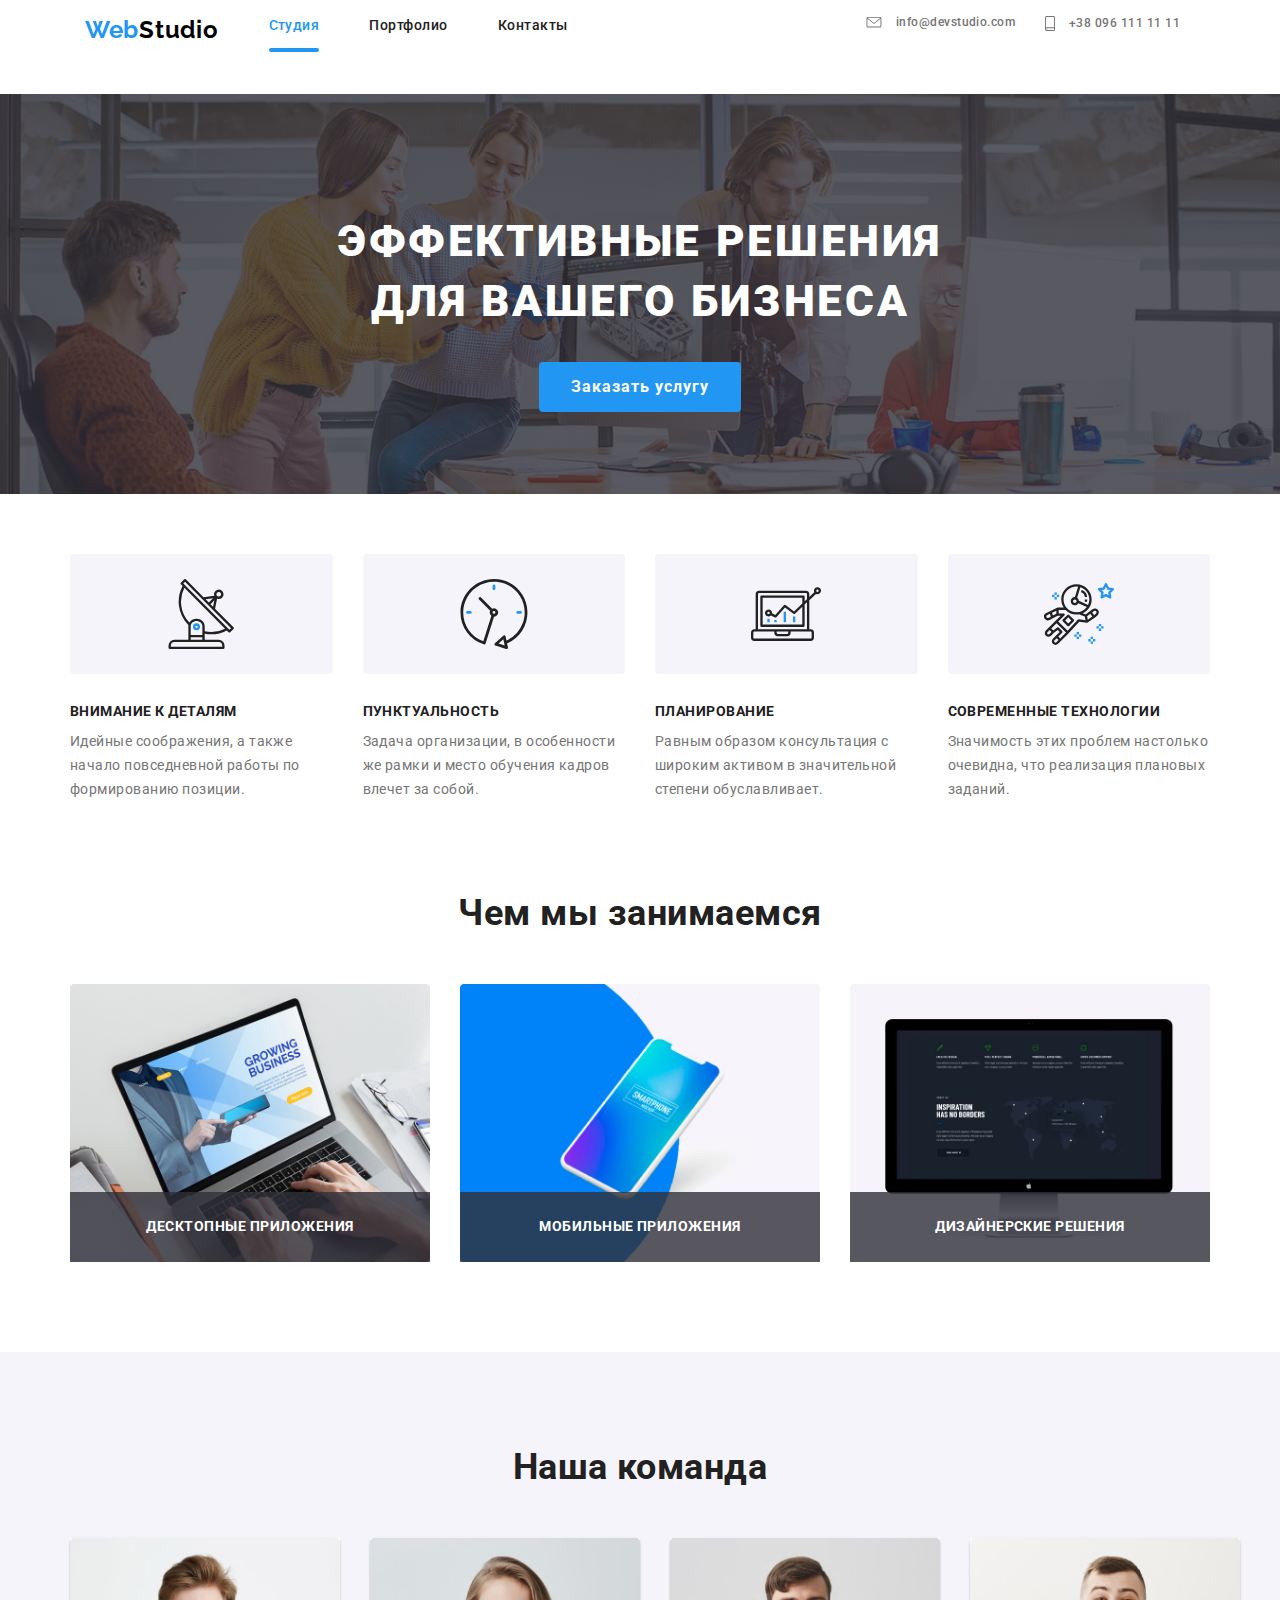
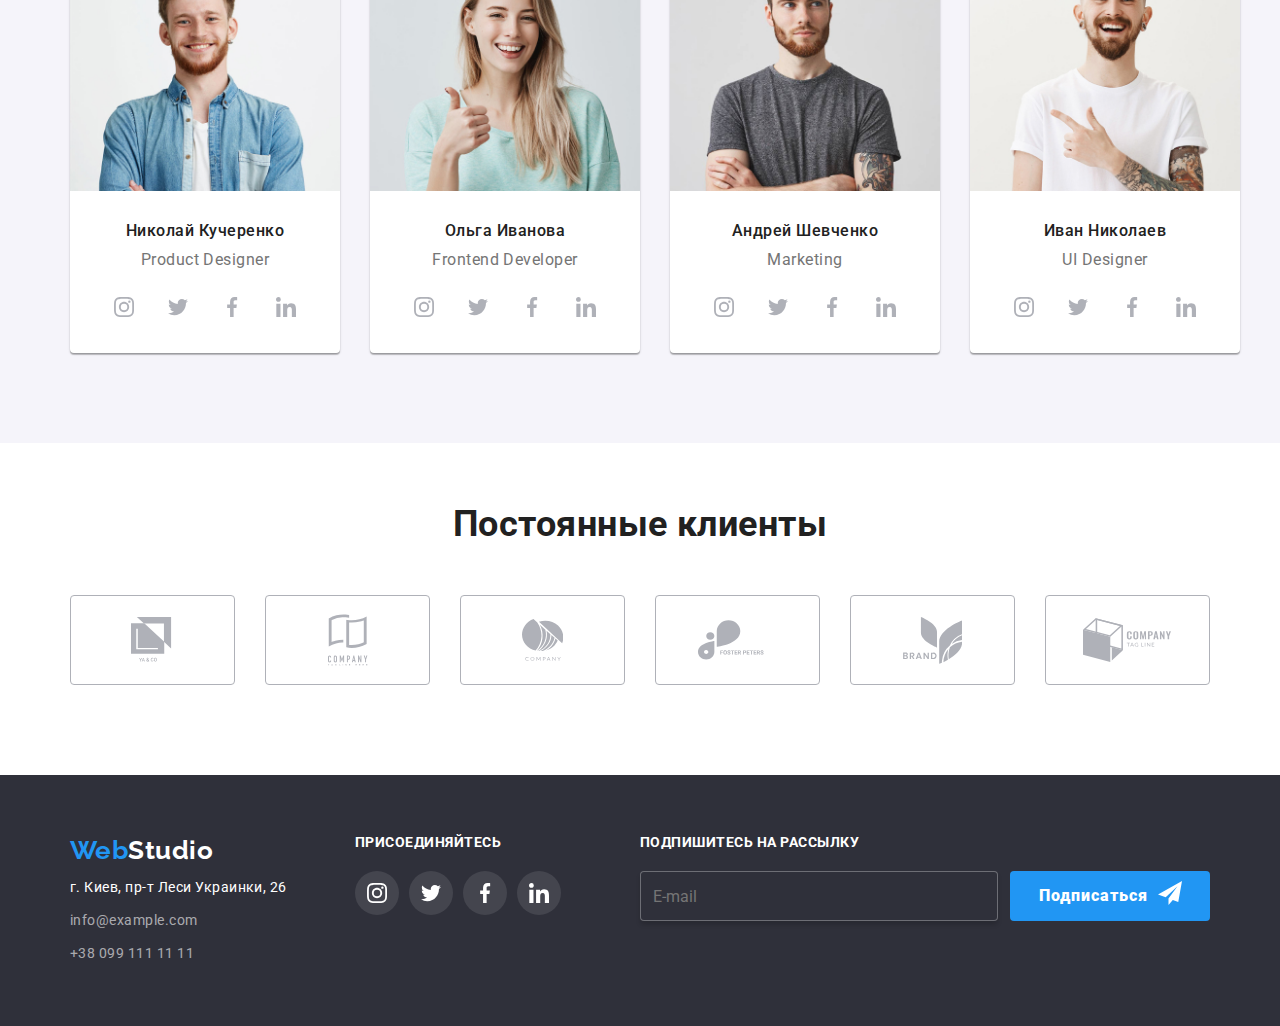
<file: index.html>
<!DOCTYPE html>
<html lang="ru">
  <head>
    <meta charset="UTF-8" />
    <meta name="viewport" content="width=device-width, initial-scale=1.0" />
    <title>Web Studio</title>
    <link
      href="https://fonts.googleapis.com/css2?family=Raleway:wght@400;700&family=Roboto:wght@400;500;700&display=swap"
      rel="stylesheet"
    />
    <link
      rel="stylesheet"
      href="https://cdnjs.cloudflare.com/ajax/libs/modern-normalize/0.6.0/modern-normalize.min.css"
    />

    <link rel="stylesheet" href="./css/main.min.css" />
  </head>
  <body>
    <!-- Шапка сайта -->
    <header class="page-header">
      <div class="container">
        <nav class="site-nav">
          <div class="position-logo-button">
            <a href="./index.html" class="logo link"
              ><span class="logo-one">Web</span>Studio</a
            >
            <button
              type="button"
              class="menu-button is-open"
              aria-expanded="false"
              data-menu-button
            >
              <svg
                width="24"
                height="16"
                aria-label="Переключатель мобильного меню"
              >
                <use
                  class="icon-X"
                  href="./images/symbol-defs.svg#icon-X"
                ></use>
                <use
                  class="icon-menu"
                  href="./images/symbol-defs24.svg#icon-menu_24px"
                ></use>
              </svg>
            </button>
          </div>
          <div class="menu-conteiner" data-menu>
            <ul class="nav">
              <li>
                <a href="./index.html" class="nav-link active">Студия</a>
              </li>
              <li>
                <a href="./portfolio.html" target="_blank" class="nav-link"
                  >Портфолио</a
                >
              </li>
              <li>
                <a href="" target="_blank" class="nav-link">Контакты</a>
              </li>
            </ul>
            <ul class="contacts nav-contacts">
              <li class="nav-icon">
                <a href="" class="link">
                  <svg class="envelope decor">
                    <use href="./images/symbol-defs.svg#icon-envelope"></use>
                  </svg>
                  info@devstudio.com</a
                >
              </li>
              <li class="nav-icon">
                <a href="" class="link">
                  <svg class="smartphone decor">
                    <use href="./images/symbol-defs.svg#icon-smartphone"></use>
                  </svg>
                  +38 096 111 11 11</a
                >
              </li>
            </ul>
          </div>
        </nav>
      </div>
    </header>
    <main class="uniq-content">
      <!-- Герой (главный заголовок)-->
      <section class="hero">
        <div class="centr">
          <h1 class="hero-title">
            эффективные решения <br />
            для вашего бизнеса
          </h1>
          <button data-modal-open type="submit" class="link-hero">
            Заказать услугу
          </button>
        </div>
      </section>
      <!-- Наши приоритеты -->
      <section class="section">
        <div class="container">
          <h2 class="visually-hidden">Наши приоритеты</h2>
          <ul class="prioritiets icon prioritets-list">
            <li class="item size-item">
              <div class="backgr">
                <svg class="size">
                  <use href="./images/symbol-defs.svg#icon-anten"></use>
                </svg>
              </div>
              <h3 class="title-three">Внимание к деталям</h3>
              <p class="paragraf">
                Идейные соображения, а также начало повседневной работы по
                формированию позиции.
              </p>
            </li>
            <li class="item size-item">
              <div class="backgr">
                <svg class="size">
                  <use href="./images/symbol-defs.svg#icon-clock"></use>
                </svg>
              </div>
              <h3 class="title-three">Пунктуальность</h3>
              <p class="paragraf">
                Задача организации, в особенности же рамки и место обучения
                кадров влечет за собой.
              </p>
            </li>
            <li class="item size-item">
              <div class="backgr">
                <svg class="size">
                  <use href="./images/symbol-defs.svg#icon-diagram"></use>
                </svg>
              </div>
              <h3 class="title-three">Планирование</h3>
              <p class="paragraf">
                Равным образом консультация с широким активом в значительной
                степени обуславливает.
              </p>
            </li>
            <li class="item size-item">
              <div class="backgr">
                <svg class="size">
                  <use href="./images/symbol-defs.svg#icon-astronaut"></use>
                </svg>
              </div>
              <h3 class="title-three">Современные технологии</h3>
              <p class="paragraf">
                Значимость этих проблем настолько очевидна, что реализация
                плановых заданий.
              </p>
            </li>
          </ul>
        </div>
      </section>
      <section class="section exampwork">
        <div class="container border">
          <h2 class="section-title">Чем мы занимаемся</h2>
          <ul class="prioritiets prioritets-list">
            <li class="item item-size">
              <img src="./images/ноутбук.jpg" alt="" width="370" />
              <h3 class="three">Десктопные приложения</h3>
            </li>
            <li class="item item-size">
              <img src="./images/box.jpg" alt="" width="370" />
              <h3 class="three">Мобильные приложения</h3>
            </li>
            <li class="item item-size">
              <img src="./images/манитор.jpg" alt="" width="370" />
              <h3 class="three">Дизайнерские решения</h3>
            </li>
          </ul>
        </div>
      </section>
      <section class="section fon">
        <div class="container">
          <h2 class="section-title padding-title">Наша команда</h2>
          <ul class="prioritiets">
            <li class="item comanda size-item">
              <img
                src="./images/John.jpg"
                alt="John Smith"
                width="270"
                class="imgcomanda"
              />
              <h3 lang="en" class="name">Николай Кучеренко</h3>
              <p class="prof">Product Designer</p>
              <ul class="list">
                <li class="socset-item">
                  <a href="" aria-label="Ссылка на Instagram" class="socset"
                    ><svg class="socset-icon">
                      <use href="./images/symbol-defs.svg#icon-instagram"></use>
                    </svg>
                  </a>
                </li>
                <li class="socset-item">
                  <a href="" aria-label="Ссылка на Twitter" class="socset"
                    ><svg class="socset-icon">
                      <use
                        href="./images/symbol-defs.svg#icon-twitter"
                      ></use></svg
                  ></a>
                </li>
                <li class="socset-item">
                  <a href="" aria-label="Ссылка на Facebook" class="socset"
                    ><svg class="socset-icon">
                      <use
                        href="./images/symbol-defs.svg#icon-facebook"
                      ></use></svg
                  ></a>
                </li>
                <li class="socset-item">
                  <a href="" aria-label="Ссылка на LinkedIn" class="socset"
                    ><svg class="socset-icon">
                      <use
                        href="./images/symbol-defs.svg#icon-linkedingrey"
                      ></use></svg
                  ></a>
                </li>
              </ul>
            </li>
            <li class="item comanda size-item">
              <img
                src="./images/Marta.jpg"
                alt="Marta Stewart"
                width="270"
                class="imgcomanda"
              />
              <h3 lang="en" class="name">Ольга Иванова</h3>
              <p class="prof">Frontend Developer</p>
              <ul class="list">
                <li class="socset-item">
                  <a href="" aria-label="Ссылка на Instagram" class="socset"
                    ><svg class="socset-icon">
                      <use href="./images/symbol-defs.svg#icon-instagram"></use>
                    </svg>
                  </a>
                </li>
                <li class="socset-item">
                  <a href="" aria-label="Ссылка на Twitter" class="socset"
                    ><svg class="socset-icon">
                      <use
                        href="./images/symbol-defs.svg#icon-twitter"
                      ></use></svg
                  ></a>
                </li>
                <li class="socset-item">
                  <a href="" aria-label="Ссылка на Facebook" class="socset"
                    ><svg class="socset-icon">
                      <use
                        href="./images/symbol-defs.svg#icon-facebook"
                      ></use></svg
                  ></a>
                </li>
                <li class="socset-item">
                  <a href="" aria-label="Ссылка на LinkedIn" class="socset"
                    ><svg class="socset-icon">
                      <use
                        href="./images/symbol-defs.svg#icon-linkedingrey"
                      ></use></svg
                  ></a>
                </li>
              </ul>
            </li>
            <li class="item comanda size-item">
              <img
                src="./images/Robert.jpg"
                alt="Robert Jakis"
                width="270"
                class="imgcomanda"
              />
              <h3 lang="en" class="name">Андрей Шевченко</h3>
              <p class="prof">Marketing</p>
              <ul class="list">
                <li class="socset-item">
                  <a href="" aria-label="Ссылка на Instagram" class="socset"
                    ><svg class="socset-icon">
                      <use href="./images/symbol-defs.svg#icon-instagram"></use>
                    </svg>
                  </a>
                </li>
                <li class="socset-item">
                  <a href="" aria-label="Ссылка на Twitter" class="socset"
                    ><svg class="socset-icon">
                      <use
                        href="./images/symbol-defs.svg#icon-twitter"
                      ></use></svg
                  ></a>
                </li>
                <li class="socset-item">
                  <a href="" aria-label="Ссылка на Facebook" class="socset"
                    ><svg class="socset-icon">
                      <use
                        href="./images/symbol-defs.svg#icon-facebook"
                      ></use></svg
                  ></a>
                </li>
                <li class="socset-item">
                  <a href="" aria-label="Ссылка на LinkedIn" class="socset"
                    ><svg class="socset-icon">
                      <use
                        href="./images/symbol-defs.svg#icon-linkedingrey"
                      ></use></svg
                  ></a>
                </li>
              </ul>
            </li>
            <li class="item comanda size-item">
              <img
                src="./images/Martin.jpg"
                alt="Martin Doe"
                width="270"
                class="imgcomanda"
              />
              <h3 lang="en" class="name">Иван Николаев</h3>
              <p class="prof">UI Designer</p>
              <ul class="list">
                <li class="socset-item">
                  <a href="" aria-label="Ссылка на Instagram" class="socset"
                    ><svg class="socset-icon">
                      <use href="./images/symbol-defs.svg#icon-instagram"></use>
                    </svg>
                  </a>
                </li>
                <li class="socset-item">
                  <a href="" aria-label="Ссылка на Twitter" class="socset"
                    ><svg class="socset-icon">
                      <use
                        href="./images/symbol-defs.svg#icon-twitter"
                      ></use></svg
                  ></a>
                </li>
                <li class="socset-item">
                  <a href="" aria-label="Ссылка на Facebook" class="socset"
                    ><svg class="socset-icon">
                      <use
                        href="./images/symbol-defs.svg#icon-facebook"
                      ></use></svg
                  ></a>
                </li>
                <li class="socset-item">
                  <a href="" aria-label="Ссылка на LinkedIn" class="socset"
                    ><svg class="socset-icon">
                      <use
                        href="./images/symbol-defs.svg#icon-linkedingrey"
                      ></use></svg
                  ></a>
                </li>
              </ul>
            </li>
          </ul>
        </div>
      </section>
      <section class="section">
        <div class="container">
          <h2 class="section-title">Постоянные клиенты</h2>
          <ul class="clientslogo">
            <li class="item">
              <a href="" class="backgrlogo"
                ><svg class="logoone">
                  <use href="./images/symbol-defs.svg#icon-logo1"></use></svg
              ></a>
            </li>
            <li class="item">
              <a href="" class="backgrlogo"
                ><svg class="logotwo">
                  <use href="./images/symbol-defs.svg#icon-logo2"></use></svg
              ></a>
            </li>
            <li class="item">
              <a href="" class="backgrlogo">
                <svg class="logothree">
                  <use href="./images/symbol-defs.svg#icon-logo3"></use></svg
              ></a>
            </li>
            <li class="item">
              <a href="" class="backgrlogo"
                ><svg class="logofoure">
                  <use href="./images/symbol-defs.svg#icon-logo4"></use></svg
              ></a>
            </li>
            <li class="item">
              <a href="" class="backgrlogo"
                ><svg class="logofive">
                  <use href="./images/symbol-defs.svg#icon-logo5"></use></svg
              ></a>
            </li>
            <li class="item">
              <a href="" class="backgrlogo"
                ><svg class="logosix">
                  <use href="./images/symbol-defs.svg#icon-logo6"></use></svg
              ></a>
            </li>
          </ul>
        </div>
      </section>
    </main>
    <footer>
      <div class="footer-conteiner container">
        <div class="item-adress">
          <a href="./index.html" class="logo-footer link">
            <span class="logo-one">Web</span
            ><span class="logo-two">Studio</span></a
          >
          <ul>
            <li class="adress">г. Киев, пр-т Леси Украинки, 26</li>
            <li><a href="" class="adress-link">info@example.com</a></li>
            <li><a href="" class="adress-link">+38 099 111 11 11</a></li>
          </ul>
        </div>
        <div class="item-network">
          <b class="join">присоединяйтесь</b>
          <ul class="network">
            <li>
              <a href="" aria-label="Ссылка на Instagram" class="backgrfooter">
                <svg class="socset-icon-footer">
                  <use href="./images/symbol-defs.svg#icon-instagram"></use>
                </svg>
              </a>
            </li>
            <li>
              <a
                href=""
                aria-label="Ссылка на Twitter"
                class="socsetfooter backgrfooter"
              >
                <svg class="socset-icon-footer">
                  <use href="./images/symbol-defs.svg#icon-twitter"></use></svg
              ></a>
            </li>
            <li>
              <a
                href=""
                aria-label="Ссылка на Facebook"
                class="socsetfooter backgrfooter"
              >
                <svg class="socset-icon-footer">
                  <use href="./images/symbol-defs.svg#icon-facebook"></use></svg
              ></a>
            </li>
            <li>
              <a
                href=""
                aria-label="Ссылка на LinkedIn"
                class="socsetfooter backgrfooter"
              >
                <svg class="socset-icon-footer">
                  <use
                    href="./images/symbol-defs.svg#icon-linkedingrey"
                  ></use></svg
              ></a>
            </li>
          </ul>
        </div>
        <div class="item-input">
          <b class="join">подпишитесь на рассылку</b>
          <div class="inputbutton">
            <form>
              <input
                type="email"
                name="email"
                id="emeil"
                placeholder="E-mail"
                class="input"
              />
            </form>
            <button type="submit" class="button">
              Подписаться<span
                ><svg class="icon-button">
                  <use href="./images/symbol-defs.svg#icon-plain"></use></svg
              ></span>
            </button>
          </div>
        </div>
      </div>
    </footer>
    <div class="backdrop is-hidden" data-modal>
      <form class="form-order modal">
        <button type="button" class="button-x" data-modal-close>
          <span
            ><svg class="icon-x">
              <use href="./images/symbol-defs.svg#icon-X"></use></svg
          ></span>
        </button>
        <span class="name-order">Оставьте свои данные, мы вам перезвоним</span>
        <div class="form-window">
          <input
            type="text"
            name="name"
            id="text"
            class="input-order"
            placeholder=" "
          />

          <label for="text" class="label-order">Имя</label>
          <svg class="icon-form">
            <use href="./images/symbol-defs.svg#icon-Vector"></use>
          </svg>
        </div>
        <div class="form-window">
          <input
            type="tel"
            name="tel"
            id="telephone"
            class="input-order"
            placeholder=" "
          />

          <label for="telephone" class="label-order">Телефон</label>
          <svg class="icon-form">
            <use href="./images/symbol-defs.svg#icon-tel"></use>
          </svg>
        </div>
        <div class="form-window">
          <input
            type="email"
            name="tel"
            id="mail"
            class="input-order"
            placeholder=" "
          />
          <label for="mail" class="label-order">Почта</label>
          <svg class="icon-form">
            <use href="./images/symbol-defs.svg#icon-meil"></use>
          </svg>
        </div>
        <div class="form-window">
          <textarea name="comment" class="comment" placeholder=" "></textarea>

          <label class="comment-text">Комментарий</label>
        </div>
        <div class="write">
          <label class="checkbox-label">
            <input
              class="checkbox"
              id="checkbox"
              type="checkbox"
              name="check"
            />
            <span class="icon-check"></span>
            Соглашаюсь с рассылкой и принимаю
            <a href="">Условия договора</a>
          </label>
        </div>
        <button type="submit" class="form-button">Отправить</button>
      </form>
    </div>
    <script src="./js/menu.js"></script>
    <script src="./js/modal.js"></script>
  </body>
</html>
</file>
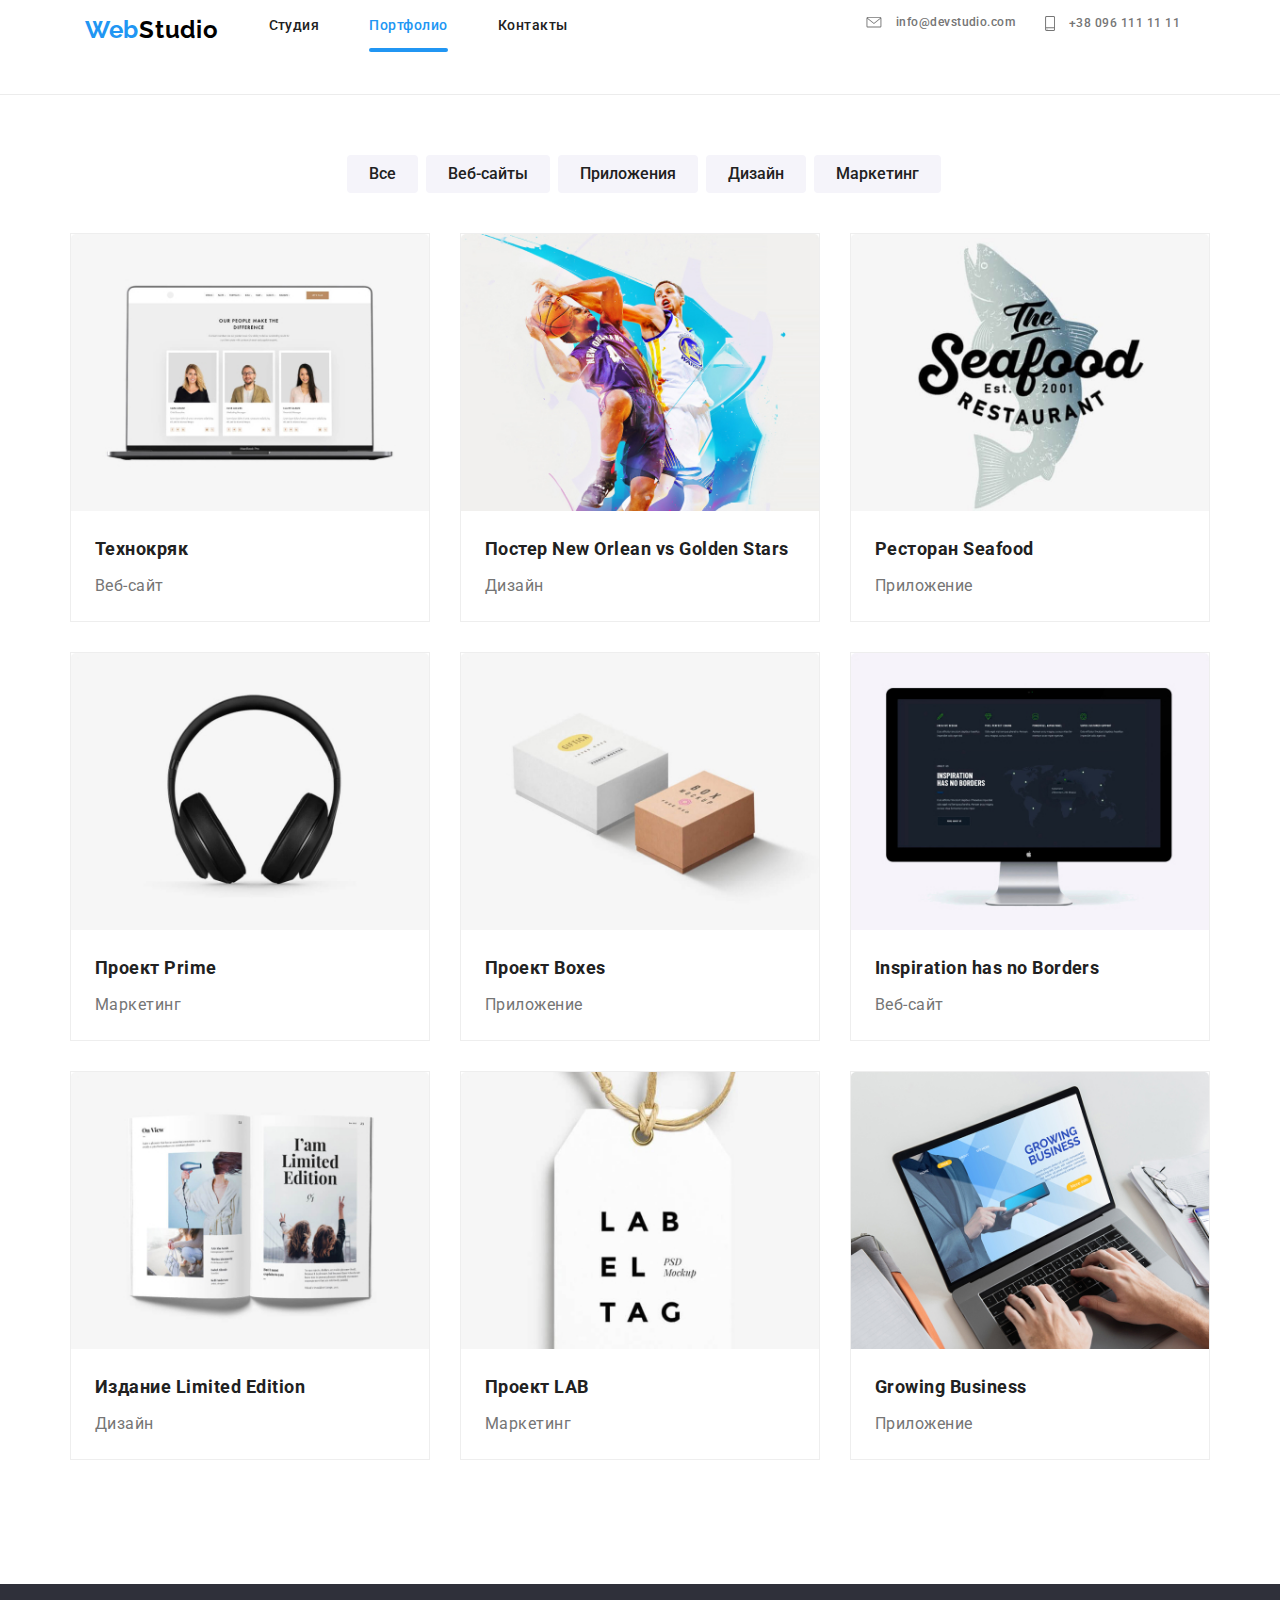
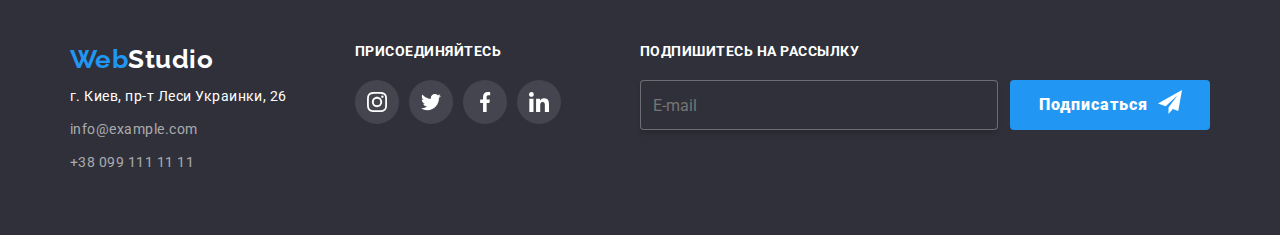
<file: portfolio.html>
<!DOCTYPE html>
<html lang="ru">
  <head>
    <meta charset="UTF-8" />
    <meta name="viewport" content="width=device-width, initial-scale=1.0" />
    <title>Портфолио</title>
    <link
      href="https://fonts.googleapis.com/css2?family=Raleway:wght@400;700&family=Roboto:wght@400;500;700&display=swap"
      rel="stylesheet"
    />
    <link
      rel="stylesheet"
      href="https://cdnjs.cloudflare.com/ajax/libs/modern-normalize/0.6.0/modern-normalize.min.css"
    />

    <link rel="stylesheet" href="./css/portfolio.min.css" />
  </head>
  <body>
    <!-- Шапка сайта -->
    <header class="page-header">
      <div class="container">
        <nav class="site-nav">
          <div class="position-logo-button">
            <a href="./index.html" class="logo link"
              ><span class="logo-one">Web</span>Studio</a
            >
            <button
              type="button"
              class="menu-button is-open"
              aria-expanded="false"
              data-menu-button
            >
              <svg
                width="24"
                height="16"
                aria-label="Переключатель мобильного меню"
              >
                <use
                  class="icon-X"
                  href="./images/symbol-defs.svg#icon-X"
                ></use>
                <use
                  class="icon-menu"
                  href="./images/symbol-defs24.svg#icon-menu_24px"
                ></use>
              </svg>
            </button>
          </div>
          <div class="menu-conteiner" data-menu>
            <ul class="nav">
              <li>
                <a href="./index.html" class="nav-link">Студия</a>
              </li>
              <li>
                <a
                  href="./portfolio.html"
                  target="_blank"
                  class="nav-link active"
                  >Портфолио</a
                >
              </li>
              <li>
                <a href="" target="_blank" class="nav-link">Контакты</a>
              </li>
            </ul>
            <ul class="contacts nav-contacts">
              <li class="nav-icon">
                <a href="" class="link">
                  <svg class="envelope decor">
                    <use href="./images/symbol-defs.svg#icon-envelope"></use>
                  </svg>
                  info@devstudio.com</a
                >
              </li>
              <li class="nav-icon">
                <a href="" class="link">
                  <svg class="smartphone decor">
                    <use href="./images/symbol-defs.svg#icon-smartphone"></use>
                  </svg>
                  +38 096 111 11 11</a
                >
              </li>
            </ul>
          </div>
        </nav>
      </div>
    </header>
    <!-- уникальный контент -->
    <main>
      <section class="section border">
        <div class="container">
          <h1 class="title visually-hidden">Примеры работ</h1>
          <ul class="button-item">
            <li class="item"><button class="button-section">Все</button></li>
            <li class="item">
              <button class="button-section">Веб-сайты</button>
            </li>
            <li class="item">
              <button class="button-section">Приложения</button>
            </li>
            <li class="item"><button class="button-section">Дизайн</button></li>
            <li class="item">
              <button class="button-section">Маркетинг</button>
            </li>
          </ul>
        </div>
      </section>
      <section class="section">
        <div class="container">
          <ul class="section-item">
            <li class="item item-shadow">
              <a href="" class="link windowhover">
                <div class="window-hover">
                  <img src="./images/технокряк.jpg" alt="" width="370" />
                  <p class="window">
                    Технокряк это современная площадка распространения
                    коронавируса. Компании используют эту платформу для
                    цифрового шпионажа и атак на защищённые сервера конкурентов.
                  </p>
                </div>
                <div class="size">
                  <h2 class="section-title">Технокряк</h2>
                  <p class="example">Веб-сайт</p>
                </div>
              </a>
            </li>
            <li class="item item-shadow">
              <a href="" class="link windowhover">
                <div class="window-hover">
                  <img src="./images/постерстарс.jpg" alt="" width="370" />
                  <p class="window">
                    Технокряк это современная площадка распространения
                    коронавируса. Компании используют эту платформу для
                    цифрового шпионажа и атак на защищённые сервера конкурентов.
                  </p>
                </div>
                <div class="size">
                  <h2 class="section-title">
                    Постер New Orlean vs Golden Stars
                  </h2>
                  <p class="example">Дизайн</p>
                </div>
              </a>
            </li>
            <li class="item item-shadow">
              <a href="" class="link windowhover">
                <div class="window-hover">
                  <img src="./images/ресторан.jpg" alt="" width="370" />
                  <p class="window">
                    Технокряк это современная площадка распространения
                    коронавируса. Компании используют эту платформу для
                    цифрового шпионажа и атак на защищённые сервера конкурентов.
                  </p>
                </div>
                <div class="size">
                  <h2 class="section-title">Ресторан Seafood</h2>
                  <p class="example">Приложение</p>
                </div>
              </a>
            </li>
            <li class="item item-shadow">
              <a href="" class="link windowhover">
                <div class="window-hover">
                  <img src="./images/проектпрайм.jpg" alt="" width="370" />
                  <p class="window">
                    Технокряк это современная площадка распространения
                    коронавируса. Компании используют эту платформу для
                    цифрового шпионажа и атак на защищённые сервера конкурентов.
                  </p>
                </div>
                <div class="size">
                  <h2 class="section-title">Проект Prime</h2>
                  <p class="example">Маркетинг</p>
                </div>
              </a>
            </li>
            <li class="item item-shadow">
              <a href="" class="link windowhover">
                <div class="window-hover">
                  <img src="./images/проектбоксес.jpg" alt="" width="370" />
                  <p class="window">
                    Технокряк это современная площадка распространения
                    коронавируса. Компании используют эту платформу для
                    цифрового шпионажа и атак на защищённые сервера конкурентов.
                  </p>
                </div>
                <div class="size">
                  <h2 class="section-title">Проект Boxes</h2>
                  <p class="example">Приложение</p>
                </div>
              </a>
            </li>
            <li class="item item-shadow">
              <a href="" class="link windowhover">
                <div class="window-hover">
                  <img src="./images/бордерс.jpg" alt="" width="370" />
                  <p class="window">
                    Технокряк это современная площадка распространения
                    коронавируса. Компании используют эту платформу для
                    цифрового шпионажа и атак на защищённые сервера конкурентов.
                  </p>
                </div>
                <div class="size">
                  <h2 class="section-title">Inspiration has no Borders</h2>
                  <p class="example">Веб-сайт</p>
                </div>
              </a>
            </li>
            <li class="item item-shadow">
              <a href="" class="link windowhover">
                <div class="window-hover">
                  <img src="./images/издание.jpg" alt="" width="370" />
                  <p class="window">
                    Технокряк это современная площадка распространения
                    коронавируса. Компании используют эту платформу для
                    цифрового шпионажа и атак на защищённые сервера конкурентов.
                  </p>
                </div>
                <div class="size">
                  <h2 class="section-title">Издание Limited Edition</h2>
                  <p class="example">Дизайн</p>
                </div>
              </a>
            </li>
            <li class="item item-shadow">
              <a href="" class="link windowhover">
                <div class="window-hover">
                  <img src="./images/проектлаб.jpg" alt="" width="370" />
                  <p class="window">
                    Технокряк это современная площадка распространения
                    коронавируса. Компании используют эту платформу для
                    цифрового шпионажа и атак на защищённые сервера конкурентов.
                  </p>
                </div>
                <div class="size">
                  <h2 class="section-title">Проект LAB</h2>
                  <p class="example">Маркетинг</p>
                </div>
              </a>
            </li>
            <li class="item item-shadow">
              <a href="" class="link windowhover">
                <div class="window-hover">
                  <img src="./images/бизнес.jpg" alt="" width="370" />
                  <p class="window">
                    Технокряк это современная площадка распространения
                    коронавируса. Компании используют эту платформу для
                    цифрового шпионажа и атак на защищённые сервера конкурентов.
                  </p>
                </div>
                <div class="size">
                  <h2 class="section-title">Growing Business</h2>
                  <p class="example">Приложение</p>
                </div>
              </a>
            </li>
          </ul>
        </div>
      </section>
    </main>
    <!-- Footer -->
    <footer>
      <div class="footer-conteiner container">
        <div class="item-adress">
          <a href="./index.html" class="logo-footer link">
            <span class="logo-one">Web</span
            ><span class="logo-two">Studio</span></a
          >
          <ul>
            <li class="adress">г. Киев, пр-т Леси Украинки, 26</li>
            <li><a href="" class="adress-link">info@example.com</a></li>
            <li><a href="" class="adress-link">+38 099 111 11 11</a></li>
          </ul>
        </div>
        <div class="item-network">
          <b class="join">присоединяйтесь</b>
          <ul class="network">
            <li>
              <a
                href=""
                aria-label="Ссылка на Instagram"
                class="socsetfooter backgrfooter"
              >
                <svg class="socset-icon-footer">
                  <use href="./images/symbol-defs.svg#icon-instagram"></use>
                </svg>
              </a>
            </li>
            <li>
              <a
                href=""
                aria-label="Ссылка на Twitter"
                class="socsetfooter backgrfooter"
              >
                <svg class="socset-icon-footer">
                  <use href="./images/symbol-defs.svg#icon-twitter"></use></svg
              ></a>
            </li>
            <li>
              <a
                href=""
                aria-label="Ссылка на Facebook"
                class="socsetfooter backgrfooter"
              >
                <svg class="socset-icon-footer">
                  <use href="./images/symbol-defs.svg#icon-facebook"></use></svg
              ></a>
            </li>
            <li>
              <a
                href=""
                aria-label="Ссылка на LinkedIn"
                class="socsetfooter backgrfooter"
              >
                <svg class="socset-icon-footer">
                  <use
                    href="./images/symbol-defs.svg#icon-linkedingrey"
                  ></use></svg
              ></a>
            </li>
          </ul>
        </div>
        <div class="item-input">
          <b class="join">подпишитесь на рассылку</b>
          <div class="inputbutton">
            <form>
              <input
                type="email"
                name="email"
                id="emeil"
                placeholder="E-mail"
                size="40"
                class="input"
              />
            </form>
            <button type="submit" class="button">
              Подписаться<span
                ><svg class="icon-button">
                  <use href="./images/symbol-defs.svg#icon-plain"></use></svg
              ></span>
            </button>
          </div>
        </div>
      </div>
    </footer>
    <script src="./js/menu.js"></script>
  </body>
</html>
</file>
<file: css/main.min.css>
.container{margin-left:auto;margin-right:auto;padding-left:15px;padding-right:15px}@media screen and (min-width: 450px){.container{width:450px}}@media screen and (min-width: 738px){.container{width:738px}}@media screen and (min-width: 1170px){.container{width:1170px}}.visually-hidden{position:absolute;width:1px;height:1px;margin:-1px;border:0px;padding:0px;clip:rect(0 0 0 0);overflow:hidden}.link{color:#000000;text-decoration:none}.link:hover,.link:focus{color:#2196f3}body{background-color:#fff;color:#757575;font-family:Roboto, sans-serif;letter-spacing:0.03em}ul{list-style:none;margin:0px;padding:0px}h2,h3{color:#212121}footer{background:#2f303a;margin-left:auto;margin-right:auto}button{font-family:inherit}img{display:block;max-width:100%;height:auto}.menu-button{position:relative;width:40px;height:40px;margin-bottom:10px;margin-top:10px;padding:0px;border:none;outline:none;background-color:transparent}.menu-button .icon-menu{display:block}.menu-button .icon-menu{display:none}.menu-button.is-open .icon-menu{display:block}.menu-button.is-open .icon-X{display:none}@media screen and (min-width: 738px){.menu-button{display:none}}.icon-X:hover,.icon-menu:hover{fill:#2196f3}.menu-conteiner{display:none;text-align:center;width:100%;padding-top:60px;padding-bottom:60px}.menu-conteiner.is-open{display:block}@media screen and (min-width: 738px){.menu-conteiner{display:-webkit-box;display:-ms-flexbox;display:flex;padding-top:16px;padding-bottom:0px;-webkit-box-pack:justify;-ms-flex-pack:justify;justify-content:space-between}}.position-logo-button{display:-webkit-box;display:-ms-flexbox;display:flex;-webkit-box-pack:justify;-ms-flex-pack:justify;justify-content:space-between}.nav-link{display:-webkit-inline-box;display:-ms-inline-flexbox;display:inline-flex;text-decoration:none;font-weight:500;font-size:18px;line-height:1.16;color:#212121;position:relative;margin-bottom:60px;-webkit-transition:color 250ms cubic-bezier(0.4, 0, 0.2, 1);transition:color 250ms cubic-bezier(0.4, 0, 0.2, 1)}.nav-link.active{color:#2196f3}.nav-link:hover{color:#2196f3}@media screen and (min-width: 738px){.nav-link{font-size:14px;line-height:1.14}}.active::after{content:"";position:absolute;width:100%;height:4px;left:0;bottom:0;top:30px;background-color:#2196f3;border-radius:2px}.contacts .link{color:#757575;text-decoration:none;font-size:18px;line-height:1.16;font-weight:500;display:block;padding-bottom:16px;-webkit-transition:color 250ms cubic-bezier(0.4, 0, 0.2, 1);transition:color 250ms cubic-bezier(0.4, 0, 0.2, 1)}.contacts .link:hover,.contacts .link:focus{color:#2196f3}@media screen and (min-width: 738px){.contacts .link{font-size:12px;line-height:1.16}}.nav-contacts{margin-left:auto}@media screen and (min-width: 1170px){.nav-contacts{display:-webkit-inline-box;display:-ms-inline-flexbox;display:inline-flex}.nav-contacts .link{margin-right:30px}}.envelope{width:16px;height:11.2px}.nav-icon:hover .link .envelope,.nav-icon:focus .link .envelope{fill:#2196f3}.smartphone{width:10px;height:15px}.nav-icon:hover .link .smartphone,.nav-icon:focus .link .smartphone{fill:#2196f3}.decor{margin-right:10px;fill:#757575;vertical-align:middle}@media screen and (min-width: 738px){.site-nav{display:-webkit-box;display:-ms-flexbox;display:flex}}@media screen and (min-width: 738px){.nav{display:-webkit-box;display:-ms-flexbox;display:flex}.nav .nav-link{margin-right:50px}}.adress{color:#fff;font-size:14px;line-height:1.71;padding-top:10px}.adress-link{color:rgba(255,255,255,0.6);text-decoration:none;font-size:14px;line-height:1.71;display:inline-block;padding-top:9px;-webkit-transition:color 250ms cubic-bezier(0.4, 0, 0.2, 1);transition:color 250ms cubic-bezier(0.4, 0, 0.2, 1)}.adress-link:hover,.adress-link:focus{color:#2196f3}.join{color:#fff;font-size:14px;line-height:1.14;text-transform:uppercase;display:-webkit-inline-box;display:-ms-inline-flexbox;display:inline-flex;padding-top:60px;padding-bottom:20px}.network{display:-webkit-box;display:-ms-flexbox;display:flex;text-decoration:none}@media screen and (min-width: 450px){.network{-webkit-box-pack:center;-ms-flex-pack:center;justify-content:center}}@media screen and (min-width: 1170px){.network{-webkit-box-pack:left;-ms-flex-pack:left;justify-content:left}}.backgrfooter{display:-webkit-box;display:-ms-flexbox;display:flex;-webkit-box-pack:center;-ms-flex-pack:center;justify-content:center;-webkit-box-align:center;-ms-flex-align:center;align-items:center;width:44px;height:44px;background-color:rgba(255,255,255,0.1);margin-right:10px;fill:#fff;border-radius:50%;-webkit-transition:background-color 250ms cubic-bezier(0.4, 0, 0.2, 1);transition:background-color 250ms cubic-bezier(0.4, 0, 0.2, 1)}.backgrfooter:hover{background-color:#2196f3}.socset-icon-footer{width:20px;height:20px}.button{color:#fff;background:#2196f3;font-weight:900;font-size:16px;line-height:1.88;text-decoration:none;letter-spacing:0.06em;border-radius:4px;border:0px;min-width:200px;height:50px;padding:10px 29px;margin-top:20px;margin-bottom:60px;outline:none}.button:hover,.button:focus{background-color:#fff;color:#2196f3;-webkit-transition:background-color 250ms cubic-bezier(0.4, 0, 0.2, 1),color 250ms cubic-bezier(0.4, 0, 0.2, 1);transition:background-color 250ms cubic-bezier(0.4, 0, 0.2, 1),color 250ms cubic-bezier(0.4, 0, 0.2, 1);outline:none}@media screen and (min-width: 1170px){.button{display:-webkit-inline-box;display:-ms-inline-flexbox;display:inline-flex;margin-left:12px;margin-top:0px}}.icon-button{width:24px;height:24px;margin-left:10px;fill:#fff;background-size:contain;background-position:center}.button:hover .icon-button,.button:focus .icon-button{fill:#2196f3;-webkit-transition:fill 250ms cubic-bezier(0.4, 0, 0.2, 1);transition:fill 250ms cubic-bezier(0.4, 0, 0.2, 1)}@media screen and (min-width: 738px){.footer-conteiner{display:-webkit-box;display:-ms-flexbox;display:flex;-ms-flex-wrap:wrap;flex-wrap:wrap}}@media screen and (min-width: 1170px){.footer-conteiner{-webkit-box-pack:justify;-ms-flex-pack:justify;justify-content:space-between}}@media screen and (min-width: 450px){.item-adress{width:calc(100%);text-align:center}}@media screen and (min-width: 738px){.item-adress{width:calc(50%)}}@media screen and (min-width: 1170px){.item-adress{width:calc(25% - 30px);text-align:left;margin-bottom:60px}}@media screen and (min-width: 450px){.item-network{width:calc(100%);text-align:center}}@media screen and (min-width: 738px){.item-network{width:calc(50%)}}@media screen and (min-width: 1170px){.item-network{width:calc(25% - 30px);text-align:left}}@media screen and (min-width: 450px){.item-input{width:calc(100%);text-align:center}}@media screen and (min-width: 1170px){.item-input{width:calc(50%);-webkit-box-pack:left;-ms-flex-pack:left;justify-content:left;text-align:left}}@media screen and (min-width: 450px){.inputbutton{width:calc(100%);text-align:center}}@media screen and (min-width: 1170px){.inputbutton{display:-webkit-inline-box;display:-ms-inline-flexbox;display:inline-flex}}.input{width:100%;height:50px;border:1px solid rgba(255,255,255,0.3);-webkit-box-sizing:border-box;box-sizing:border-box;-webkit-box-shadow:0px 4px 4px rgba(0,0,0,0.15);box-shadow:0px 4px 4px rgba(0,0,0,0.15);border-radius:4px;background-color:#2f303a;padding-left:12px;padding-right:12px}@media screen and (min-width: 738px){.input{width:450px}}@media screen and (min-width: 1170px){.input{width:358px}}.logo{font-family:Raleway, sans-serif;font-size:24px;line-height:1.16;letter-spacing:0.03em;font-weight:700;display:inline-block;padding-top:16px;padding-bottom:16px;margin-right:50px;margin-left:15px}.logo-one{color:#2196f3}.logo-two{color:#fff}.logo-footer{font-family:Raleway, sans-serif;font-size:22px;line-height:1.18;font-weight:700;display:inline-block;padding-top:60px}@media screen and (min-width: 1200px){.logo-footer{font-size:26px;line-height:1.19}}.hero{position:relative;background-image:-webkit-gradient(linear, left top, right top, from(rgba(47,48,58,0.8)), to(rgba(47,48,58,0.8))),url(../images/Header.jpg);background-image:linear-gradient(to right, rgba(47,48,58,0.8), rgba(47,48,58,0.8)),url(../images/Header.jpg);min-width:350px;height:400px;background-size:cover;background-position:center;margin-left:auto;margin-right:auto}.hero-title{color:#fff;font-weight:900;font-size:26px;line-height:1.61;letter-spacing:0.06em;text-align:center;margin:0px;text-transform:uppercase}@media screen and (min-width: 1200px){.hero-title{font-size:44px;line-height:1.36}}.link-hero{background:#2196f3;color:#fff;text-decoration:none;font-weight:700;font-size:16px;line-height:1.88;letter-spacing:0.06em;text-align:center;display:inline-block;min-width:200px;height:50px;border-radius:4px;padding:10px 32px;margin-top:30px;border:0px}.link-hero:hover,.link-hero:focus{background-color:#fff;color:#2196f3;-webkit-transition:background-color 250ms cubic-bezier(0.4, 0, 0.2, 1),color 250ms cubic-bezier(0.4, 0, 0.2, 1);transition:background-color 250ms cubic-bezier(0.4, 0, 0.2, 1),color 250ms cubic-bezier(0.4, 0, 0.2, 1);outline:none}.centr{padding-top:118px;text-align:center}@media screen and (min-width: 738px){.prioritiets{display:-webkit-box;display:-ms-flexbox;display:flex;-ms-flex-wrap:wrap;flex-wrap:wrap}}@media screen and (min-width: 738px) and (min-width: 1170px){.prioritiets{-ms-flex-wrap:nowrap;flex-wrap:nowrap}}.prioritiets .item{position:relative;margin-bottom:30px}.section{margin-top:60px}.size-item{width:calc(100%)}@media screen and (min-width: 738px){.size-item{width:calc((100% - 30px * 1) / 2)}.size-item:nth-child(odd){margin-right:30px}}@media screen and (min-width: 1170px){.size-item{width:calc((100% - 30px * 3) / 4)}.size-item:not(:last-child){margin-right:30px}}.backgr{display:-webkit-box;display:-ms-flexbox;display:flex;-webkit-box-pack:center;-ms-flex-pack:center;justify-content:center;-webkit-box-align:center;-ms-flex-align:center;align-items:center;background-color:#f5f4fa;border-radius:4px;height:120px}.size{width:70px;height:70px}.title-three{font-size:14px;line-height:1.14;text-transform:uppercase;margin-top:30px;margin-bottom:0px}.paragraf{font-size:14px;line-height:1.71;margin-top:10px;margin-bottom:0px}@media screen and (max-width: 1169px){.exampwork{display:none}}.item-size{width:calc((100% - 30px * 2) / 3)}.item-size:not(:last-child){margin-right:30px}.three{position:absolute;color:#fff;background:rgba(47,48,58,0.8);font-size:14px;line-height:1.14;text-align:center;text-transform:uppercase;margin-top:0px;margin-bottom:0px;padding:27px;width:100%;bottom:0}.fon{background:#f5f4fa;padding-bottom:60px}.section-title{font-size:36px;line-height:1.17;text-align:center;margin-bottom:0px;margin-top:0px;padding-bottom:50px}.padding-title{padding-top:94px}.comanda{width:calc(100%);-webkit-box-shadow:0px 2px 1px rgba(0,0,0,0.2),0px 1px 1px rgba(0,0,0,0.14),0px 1px 3px rgba(0,0,0,0.12);box-shadow:0px 2px 1px rgba(0,0,0,0.2),0px 1px 1px rgba(0,0,0,0.14),0px 1px 3px rgba(0,0,0,0.12);border-radius:4px;background:#fff;margin-bottom:30px}.comanda:last-child{margin-bottom:0px}@media screen and (min-width: 738px){.comanda:last-child{margin-bottom:30px}}@media screen and (min-width: 738px){.comanda{width:calc((100% - 30px * 1) / 2)}}@media screen and (min-width: 450px){.imgcomanda{width:100%}}.name{font-weight:500;font-size:16px;line-height:1.19;margin-top:30px;margin-bottom:0px;text-align:center}.prof{font-weight:400;font-size:16px;line-height:1.19;margin-top:10px;margin-bottom:0px;text-align:center}.list{display:-webkit-box;display:-ms-flexbox;display:flex;-webkit-box-pack:center;-ms-flex-pack:center;justify-content:center;margin-right:32px;margin-left:32px;margin-top:16px}.socset-item{margin-bottom:24px;margin-right:10px}.socset-item:nth-child(4){margin-right:0px}.socset{display:-webkit-box;display:-ms-flexbox;display:flex;-webkit-box-pack:center;-ms-flex-pack:center;justify-content:center;-webkit-box-align:center;-ms-flex-align:center;align-items:center;width:44px;height:44px;border-radius:50%;-webkit-transition:background-color 250ms cubic-bezier(0.4, 0, 0.2, 1),color 250ms cubic-bezier(0.4, 0, 0.2, 1);transition:background-color 250ms cubic-bezier(0.4, 0, 0.2, 1),color 250ms cubic-bezier(0.4, 0, 0.2, 1)}.socset:hover,.socset:focus{background-color:#2196f3}.socset-icon{width:20px;height:20px;-webkit-box-align:center;-ms-flex-align:center;align-items:center;fill:#afb1b8;display:block;-webkit-transition:background-color 250ms cubic-bezier(0.4, 0, 0.2, 1),fill 250ms cubic-bezier(0.4, 0, 0.2, 1);transition:background-color 250ms cubic-bezier(0.4, 0, 0.2, 1),fill 250ms cubic-bezier(0.4, 0, 0.2, 1)}.socset:hover .socset-icon,.socset:focus .socset-icon{fill:#fff}.clientslogo{display:-webkit-inline-box;display:-ms-inline-flexbox;display:inline-flex;-ms-flex-wrap:wrap;flex-wrap:wrap;-webkit-box-pack:center;-ms-flex-pack:center;justify-content:center;margin-bottom:60px;width:100%}.clientslogo .item{width:calc((100% - 30px) / 2);margin-right:30px;margin-bottom:30px}@media screen and (min-width: 738px){.clientslogo .item{width:calc((100% - 30px * 2) / 3)}}@media screen and (min-width: 1170px){.clientslogo .item{width:calc((100% - 30px * 5) / 6)}}.clientslogo .item:nth-child(2n){margin-right:0px}@media screen and (min-width: 738px){.clientslogo .item:nth-child(2n){margin-right:30px}}@media screen and (min-width: 1170px){.clientslogo .item:nth-child(2n):not(:last-child){margin-right:30px}}.clientslogo .item:nth-child(n+5){margin-bottom:0px}@media screen and (min-width: 738px){.clientslogo .item:nth-child(3n){margin-right:0px}}@media screen and (min-width: 1170px){.clientslogo .item:not(:last-child){margin-right:30px}}.backgrlogo{display:-webkit-box;display:-ms-flexbox;display:flex;-webkit-box-pack:center;-ms-flex-pack:center;justify-content:center;-webkit-box-align:center;-ms-flex-align:center;align-items:center;width:100%;height:90px;border:1px solid #afb1b8;border-radius:4px;-webkit-transition:all 250ms cubic-bezier(0.4, 0, 0.2, 1);transition:all 250ms cubic-bezier(0.4, 0, 0.2, 1)}.backgrlogo:hover,.backgrlogo:focus{border:1px solid #2196f3}.logoone{fill:#afb1b8;width:44px;height:49px;-webkit-transition:fill 250ms cubic-bezier(0.4, 0, 0.2, 1);transition:fill 250ms cubic-bezier(0.4, 0, 0.2, 1)}.backgrlogo:hover .logoone,.backgrlogo:focus .logoone{fill:#2196f3}.logotwo{fill:#afb1b8;width:40px;height:52px;-webkit-transition:fill 250ms cubic-bezier(0.4, 0, 0.2, 1);transition:fill 250ms cubic-bezier(0.4, 0, 0.2, 1)}.backgrlogo:hover .logotwo,.backgrlogo:focus .logotwo{fill:#2196f3}.logothree{fill:#afb1b8;width:41px;height:42.5px;-webkit-transition:fill 250ms cubic-bezier(0.4, 0, 0.2, 1);transition:fill 250ms cubic-bezier(0.4, 0, 0.2, 1)}.backgrlogo:hover .logothree,.backgrlogo:focus .logothree{fill:#2196f3}.logofoure{fill:#afb1b8;width:79px;height:42px;-webkit-transition:fill 250ms cubic-bezier(0.4, 0, 0.2, 1);transition:fill 250ms cubic-bezier(0.4, 0, 0.2, 1)}.backgrlogo:hover .logofoure,.backgrlogo:focus .logofoure{fill:#2196f3}.logofive{fill:#afb1b8;width:59px;height:47px;-webkit-transition:fill 250ms cubic-bezier(0.4, 0, 0.2, 1);transition:fill 250ms cubic-bezier(0.4, 0, 0.2, 1)}.backgrlogo:hover .logofive,.backgrlogo:focus .logofive{fill:#2196f3}.logosix{fill:#afb1b8;width:88px;height:45px;-webkit-transition:fill 250ms cubic-bezier(0.4, 0, 0.2, 1);transition:fill 250ms cubic-bezier(0.4, 0, 0.2, 1)}.backgrlogo:hover .logosix,.backgrlogo:focus .logosix{fill:#2196f3}.backdrop{padding:15px;display:-webkit-box;display:-ms-flexbox;display:flex;position:fixed;top:0;margin:auto;width:100%;height:100%;opacity:1;background-color:rgba(0,0,0,0.2);visibility:visible;-webkit-transition:opacity 250ms cubic-bezier(0.4, 0, 0.2, 1),visibility 250ms cubic-bezier(0.4, 0, 0.2, 1);transition:opacity 250ms cubic-bezier(0.4, 0, 0.2, 1),visibility 250ms cubic-bezier(0.4, 0, 0.2, 1);-webkit-box-pack:center;-ms-flex-pack:center;justify-content:center;-webkit-box-align:center;-ms-flex-align:center;align-items:center;overflow-y:scroll}.backdrop.is-hidden{visibility:hidden;pointer-events:none;opacity:0}.form-order{position:relative;padding:40px;width:450px;text-align:center;margin-top:0px;-webkit-box-shadow:0px 2px 1px rgba(0,0,0,0.2),0px 1px 1px rgba(0,0,0,0.14),0px 1px 3px rgba(0,0,0,0.12);box-shadow:0px 2px 1px rgba(0,0,0,0.2),0px 1px 1px rgba(0,0,0,0.14),0px 1px 3px rgba(0,0,0,0.12);border-radius:4px;background-color:#fff}.form-window{position:relative;margin-top:30px}.name-order{font-weight:700;font-size:20px;line-height:1.15;text-align:center;letter-spacing:0.03em;color:#212121;margin:0px;padding:0px}.label-order{position:absolute;top:50%;left:42px;margin:0px;-webkit-transform:translateY(-50%);transform:translateY(-50%);line-height:40px;-webkit-transition:-webkit-transform 250ms linear;transition:-webkit-transform 250ms linear;transition:transform 250ms linear;transition:transform 250ms linear, -webkit-transform 250ms linear;font-size:14px}.input-order:focus+.label-order,.input-order:not(:placeholder-shown)+.label-order{color:#2196f3;-webkit-transform:translate(-55%, -130%);transform:translate(-55%, -130%)}.icon-form{position:absolute;top:50%;-webkit-transform:translateY(-50%);transform:translateY(-50%);left:19px;width:15px;height:15px}.input-order{width:100%;height:40px;border:1px solid rgba(33,33,33,0.2);border-radius:4px;padding:12px 42px;margin:0px;outline:none;font-size:14px}.input-order:hover,.input-order:focus{border:1px solid #2196f3}.input-order:focus ~ .icon-form{fill:#2196f3;-webkit-transition:fill 250ms linear;transition:fill 250ms linear}.write{width:100%}.write a{color:#2196f3}.checkbox-label{display:inline-block}.checkbox{-webkit-appearance:none;-moz-appearance:none;appearance:none;position:absolute}.icon-check{display:inline-block;width:15px;height:15px;border:2px solid #212121;border-radius:2px}.checkbox:checked+.icon-check{background-color:#2196f3;border-color:transparent;background-image:url(../images/V.svg);background-size:contain;background-repeat:no-repeat;background-origin:border-box}.button-x{width:30px;height:30px;position:absolute;margin:0px;padding:0px;top:0px;right:0px;border:1px;border-radius:50px;background-color:#fff;border:1px solid rgba(0,0,0,0.1);-webkit-transform:translate(-30%, 20%);transform:translate(-30%, 20%);outline:none}.button-x:hover{fill:#2196f3}.icon-x{width:11px;height:11px}textarea{resize:none;outline:none}.comment{width:100%;border:1px solid rgba(33,33,33,0.2);height:120px;border-radius:4px;margin:0px;margin-top:30px;padding:12px 16px}.comment:hover,.comment:focus{border:1px solid #2196f3}.comment-text{position:absolute;top:40px;left:16px;-webkit-transition:-webkit-transform 250ms linear;transition:-webkit-transform 250ms linear;transition:transform 250ms linear;transition:transform 250ms linear, -webkit-transform 250ms linear}.comment:focus+.comment-text,.comment:focus:not(:placeholder-shown)+.comment-text{color:#2196f3;-webkit-transform:translate(-15%, -150%);transform:translate(-15%, -150%);outline:none}.form-button{display:inline-block;background:#2196f3;color:#fff;font-weight:700;font-size:16px;line-height:1.88;letter-spacing:0.06em;text-align:center;min-width:200px;height:50px;border-radius:4px;padding:10px 32px;margin-top:30px;border:0px}.form-button:hover,.form-button:focus{-webkit-box-shadow:0px 4px 4px rgba(0,0,0,0.15);box-shadow:0px 4px 4px rgba(0,0,0,0.15);outline:none}
/*# sourceMappingURL=main.min.css.map */
</file>
<file: css/portfolio.min.css>
.container{margin-left:auto;margin-right:auto;padding-left:15px;padding-right:15px}@media screen and (min-width: 450px){.container{width:450px}}@media screen and (min-width: 738px){.container{width:738px}}@media screen and (min-width: 1170px){.container{width:1170px}}.visually-hidden{position:absolute;width:1px;height:1px;margin:-1px;border:0px;padding:0px;clip:rect(0 0 0 0);overflow:hidden}.link{color:#000000;text-decoration:none}.link:hover,.link:focus{color:#2196f3}body{background-color:#fff;color:#757575;font-family:Roboto, sans-serif;letter-spacing:0.03em}ul{list-style:none;margin:0px;padding:0px}h2,h3{color:#212121}footer{background:#2f303a;margin-left:auto;margin-right:auto}button{font-family:inherit}img{display:block;max-width:100%;height:auto}.menu-button{position:relative;width:40px;height:40px;margin-bottom:10px;margin-top:10px;padding:0px;border:none;outline:none;background-color:transparent}.menu-button .icon-menu{display:block}.menu-button .icon-menu{display:none}.menu-button.is-open .icon-menu{display:block}.menu-button.is-open .icon-X{display:none}@media screen and (min-width: 738px){.menu-button{display:none}}.icon-X:hover,.icon-menu:hover{fill:#2196f3}.menu-conteiner{display:none;text-align:center;width:100%;padding-top:60px;padding-bottom:60px}.menu-conteiner.is-open{display:block}@media screen and (min-width: 738px){.menu-conteiner{display:-webkit-box;display:-ms-flexbox;display:flex;padding-top:16px;padding-bottom:0px;-webkit-box-pack:justify;-ms-flex-pack:justify;justify-content:space-between}}.position-logo-button{display:-webkit-box;display:-ms-flexbox;display:flex;-webkit-box-pack:justify;-ms-flex-pack:justify;justify-content:space-between}.nav-link{display:-webkit-inline-box;display:-ms-inline-flexbox;display:inline-flex;text-decoration:none;font-weight:500;font-size:18px;line-height:1.16;color:#212121;position:relative;margin-bottom:60px;-webkit-transition:color 250ms cubic-bezier(0.4, 0, 0.2, 1);transition:color 250ms cubic-bezier(0.4, 0, 0.2, 1)}.nav-link.active{color:#2196f3}.nav-link:hover{color:#2196f3}@media screen and (min-width: 738px){.nav-link{font-size:14px;line-height:1.14}}.active::after{content:"";position:absolute;width:100%;height:4px;left:0;bottom:0;top:30px;background-color:#2196f3;border-radius:2px}.contacts .link{color:#757575;text-decoration:none;font-size:18px;line-height:1.16;font-weight:500;display:block;padding-bottom:16px;-webkit-transition:color 250ms cubic-bezier(0.4, 0, 0.2, 1);transition:color 250ms cubic-bezier(0.4, 0, 0.2, 1)}.contacts .link:hover,.contacts .link:focus{color:#2196f3}@media screen and (min-width: 738px){.contacts .link{font-size:12px;line-height:1.16}}.nav-contacts{margin-left:auto}@media screen and (min-width: 1170px){.nav-contacts{display:-webkit-inline-box;display:-ms-inline-flexbox;display:inline-flex}.nav-contacts .link{margin-right:30px}}.envelope{width:16px;height:11.2px}.nav-icon:hover .link .envelope,.nav-icon:focus .link .envelope{fill:#2196f3}.smartphone{width:10px;height:15px}.nav-icon:hover .link .smartphone,.nav-icon:focus .link .smartphone{fill:#2196f3}.decor{margin-right:10px;fill:#757575;vertical-align:middle}@media screen and (min-width: 738px){.site-nav{display:-webkit-box;display:-ms-flexbox;display:flex}}@media screen and (min-width: 738px){.nav{display:-webkit-box;display:-ms-flexbox;display:flex}.nav .nav-link{margin-right:50px}}.adress{color:#fff;font-size:14px;line-height:1.71;padding-top:10px}.adress-link{color:rgba(255,255,255,0.6);text-decoration:none;font-size:14px;line-height:1.71;display:inline-block;padding-top:9px;-webkit-transition:color 250ms cubic-bezier(0.4, 0, 0.2, 1);transition:color 250ms cubic-bezier(0.4, 0, 0.2, 1)}.adress-link:hover,.adress-link:focus{color:#2196f3}.join{color:#fff;font-size:14px;line-height:1.14;text-transform:uppercase;display:-webkit-inline-box;display:-ms-inline-flexbox;display:inline-flex;padding-top:60px;padding-bottom:20px}.network{display:-webkit-box;display:-ms-flexbox;display:flex;text-decoration:none}@media screen and (min-width: 450px){.network{-webkit-box-pack:center;-ms-flex-pack:center;justify-content:center}}@media screen and (min-width: 1170px){.network{-webkit-box-pack:left;-ms-flex-pack:left;justify-content:left}}.backgrfooter{display:-webkit-box;display:-ms-flexbox;display:flex;-webkit-box-pack:center;-ms-flex-pack:center;justify-content:center;-webkit-box-align:center;-ms-flex-align:center;align-items:center;width:44px;height:44px;background-color:rgba(255,255,255,0.1);margin-right:10px;fill:#fff;border-radius:50%;-webkit-transition:background-color 250ms cubic-bezier(0.4, 0, 0.2, 1);transition:background-color 250ms cubic-bezier(0.4, 0, 0.2, 1)}.backgrfooter:hover{background-color:#2196f3}.socset-icon-footer{width:20px;height:20px}.button{color:#fff;background:#2196f3;font-weight:900;font-size:16px;line-height:1.88;text-decoration:none;letter-spacing:0.06em;border-radius:4px;border:0px;min-width:200px;height:50px;padding:10px 29px;margin-top:20px;margin-bottom:60px;outline:none}.button:hover,.button:focus{background-color:#fff;color:#2196f3;-webkit-transition:background-color 250ms cubic-bezier(0.4, 0, 0.2, 1),color 250ms cubic-bezier(0.4, 0, 0.2, 1);transition:background-color 250ms cubic-bezier(0.4, 0, 0.2, 1),color 250ms cubic-bezier(0.4, 0, 0.2, 1);outline:none}@media screen and (min-width: 1170px){.button{display:-webkit-inline-box;display:-ms-inline-flexbox;display:inline-flex;margin-left:12px;margin-top:0px}}.icon-button{width:24px;height:24px;margin-left:10px;fill:#fff;background-size:contain;background-position:center}.button:hover .icon-button,.button:focus .icon-button{fill:#2196f3;-webkit-transition:fill 250ms cubic-bezier(0.4, 0, 0.2, 1);transition:fill 250ms cubic-bezier(0.4, 0, 0.2, 1)}@media screen and (min-width: 738px){.footer-conteiner{display:-webkit-box;display:-ms-flexbox;display:flex;-ms-flex-wrap:wrap;flex-wrap:wrap}}@media screen and (min-width: 1170px){.footer-conteiner{-webkit-box-pack:justify;-ms-flex-pack:justify;justify-content:space-between}}@media screen and (min-width: 450px){.item-adress{width:calc(100%);text-align:center}}@media screen and (min-width: 738px){.item-adress{width:calc(50%)}}@media screen and (min-width: 1170px){.item-adress{width:calc(25% - 30px);text-align:left;margin-bottom:60px}}@media screen and (min-width: 450px){.item-network{width:calc(100%);text-align:center}}@media screen and (min-width: 738px){.item-network{width:calc(50%)}}@media screen and (min-width: 1170px){.item-network{width:calc(25% - 30px);text-align:left}}@media screen and (min-width: 450px){.item-input{width:calc(100%);text-align:center}}@media screen and (min-width: 1170px){.item-input{width:calc(50%);-webkit-box-pack:left;-ms-flex-pack:left;justify-content:left;text-align:left}}@media screen and (min-width: 450px){.inputbutton{width:calc(100%);text-align:center}}@media screen and (min-width: 1170px){.inputbutton{display:-webkit-inline-box;display:-ms-inline-flexbox;display:inline-flex}}.input{width:100%;height:50px;border:1px solid rgba(255,255,255,0.3);-webkit-box-sizing:border-box;box-sizing:border-box;-webkit-box-shadow:0px 4px 4px rgba(0,0,0,0.15);box-shadow:0px 4px 4px rgba(0,0,0,0.15);border-radius:4px;background-color:#2f303a;padding-left:12px;padding-right:12px}@media screen and (min-width: 738px){.input{width:450px}}@media screen and (min-width: 1170px){.input{width:358px}}.logo{font-family:Raleway, sans-serif;font-size:24px;line-height:1.16;letter-spacing:0.03em;font-weight:700;display:inline-block;padding-top:16px;padding-bottom:16px;margin-right:50px;margin-left:15px}.logo-one{color:#2196f3}.logo-two{color:#fff}.logo-footer{font-family:Raleway, sans-serif;font-size:22px;line-height:1.18;font-weight:700;display:inline-block;padding-top:60px}@media screen and (min-width: 1200px){.logo-footer{font-size:26px;line-height:1.19}}.title{color:black;margin-top:0px;margin-bottom:0px}.section-title{font-size:18px;line-height:2;font-weight:700;margin-top:20px;margin-bottom:0px}.item{position:relative}.border{border-top:1px solid #ececec}.button-section{color:#212121;background:#f5f4fa;font-weight:500;font-size:16px;line-height:1.63;border-radius:4px;min-width:29px;text-align:center;padding:6px 22px;border:0px;margin-top:15px;-webkit-transition:background-color 250ms cubic-bezier(0.4, 0, 0.2, 1),color 250ms cubic-bezier(0.4, 0, 0.2, 1);transition:background-color 250ms cubic-bezier(0.4, 0, 0.2, 1),color 250ms cubic-bezier(0.4, 0, 0.2, 1);outline:none}.button-section:hover,.button-section:focus{color:#fff;background:#2196f3;-webkit-box-shadow:0px 2px 2px rgba(0,0,0,0.12),0px 1px 2px rgba(0,0,0,0.08),0px 3px 1px rgba(0,0,0,0.1);box-shadow:0px 2px 2px rgba(0,0,0,0.12),0px 1px 2px rgba(0,0,0,0.08),0px 3px 1px rgba(0,0,0,0.1)}.button-item{display:-webkit-box;display:-ms-flexbox;display:flex;-ms-flex-wrap:wrap;flex-wrap:wrap;margin-top:45px;margin-bottom:40px}.button-item .item{margin-left:8px}@media screen and (min-width: 738px){.button-item{-webkit-box-pack:center;-ms-flex-pack:center;justify-content:center}}.item-shadow:hover{-webkit-box-shadow:1px 4px 6px rgba(0,0,0,0.16),0px 4px 4px rgba(0,0,0,0.06),0px 1px 1px rgba(0,0,0,0.12);box-shadow:1px 4px 6px rgba(0,0,0,0.16),0px 4px 4px rgba(0,0,0,0.06),0px 1px 1px rgba(0,0,0,0.12)}.item-shadow{width:100%;border:1px solid #eeeeee}@media screen and (min-width: 738px){.item-shadow{width:calc((100% - 30px) / 2)}}@media screen and (min-width: 1170px){.item-shadow{width:calc((100% - 30px * 2) / 3)}}.section-item{-ms-flex-wrap:wrap;flex-wrap:wrap;margin-bottom:94px}@media screen and (min-width: 738px){.section-item{display:-webkit-box;display:-ms-flexbox;display:flex}.section-item .item{margin-right:30px;margin-bottom:30px}.section-item .item:nth-child(even){margin-right:0px}}@media screen and (min-width: 1170px){.section-item .item:nth-child(2n){margin-right:30px}.section-item .item:nth-child(3n){margin-right:0px}}.example{color:#757575;font-size:16px;line-height:1.88;margin-top:4px;margin-bottom:0px}.size{padding:20px 24px;padding-top:0px}.window{position:absolute;color:#fff;background:rgba(33,150,243,0.9);font-size:18px;line-height:1.56;margin-top:0px;margin-bottom:0px;opacity:0;-webkit-transform:translateY(100%);transform:translateY(100%);-webkit-transition:opacity 250ms cubic-bezier(0.4, 0, 0.2, 1),-webkit-transform 250ms cubic-bezier(0.4, 0, 0.2, 1);transition:opacity 250ms cubic-bezier(0.4, 0, 0.2, 1),-webkit-transform 250ms cubic-bezier(0.4, 0, 0.2, 1);transition:transform 250ms cubic-bezier(0.4, 0, 0.2, 1),opacity 250ms cubic-bezier(0.4, 0, 0.2, 1);transition:transform 250ms cubic-bezier(0.4, 0, 0.2, 1),opacity 250ms cubic-bezier(0.4, 0, 0.2, 1),-webkit-transform 250ms cubic-bezier(0.4, 0, 0.2, 1);-webkit-transition-duration:600ms;transition-duration:600ms;top:0px;right:0px;padding:63px 24px}.window-hover{position:relative;overflow:hidden}.windowhover:hover .window{opacity:1;-webkit-transform:translateY(0%);transform:translateY(0%)}
/*# sourceMappingURL=portfolio.min.css.map */
</file>
